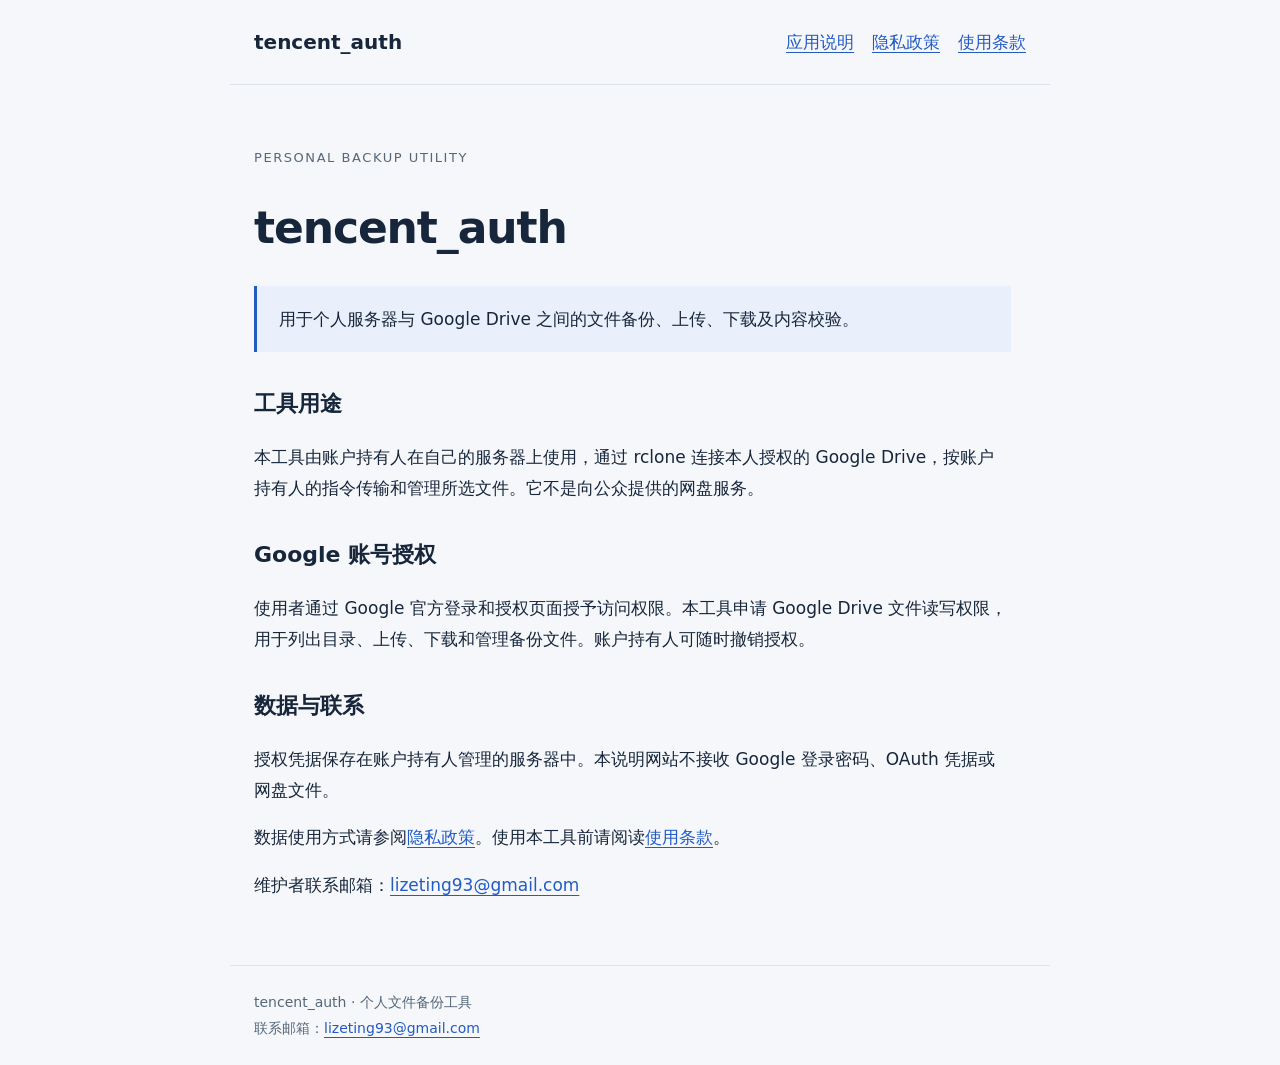
<file: index.html>
<!doctype html><html lang="zh-CN"><head><meta charset="utf-8"><meta name="viewport" content="width=device-width,initial-scale=1"><meta name="description" content="tencent_auth 个人 Google Drive 备份工具的应用说明、隐私政策与使用条款。"><title>tencent_auth · 个人网盘备份工具</title><link rel="stylesheet" href="/style.css"></head><body><header><strong>tencent_auth</strong><nav aria-label="站点导航"><a href="/">应用说明</a><a href="/privacy/">隐私政策</a><a href="/terms/">使用条款</a></nav></header><main><p class="eyebrow">PERSONAL BACKUP UTILITY</p><h1>tencent_auth</h1><p class="note">用于个人服务器与 Google Drive 之间的文件备份、上传、下载及内容校验。</p><h2>工具用途</h2><p>本工具由账户持有人在自己的服务器上使用，通过 rclone 连接本人授权的 Google Drive，按账户持有人的指令传输和管理所选文件。它不是向公众提供的网盘服务。</p><h2>Google 账号授权</h2><p>使用者通过 Google 官方登录和授权页面授予访问权限。本工具申请 Google Drive 文件读写权限，用于列出目录、上传、下载和管理备份文件。账户持有人可随时撤销授权。</p><h2>数据与联系</h2><p>授权凭据保存在账户持有人管理的服务器中。本说明网站不接收 Google 登录密码、OAuth 凭据或网盘文件。</p><p>数据使用方式请参阅<a href="/privacy/">隐私政策</a>。使用本工具前请阅读<a href="/terms/">使用条款</a>。</p><p>维护者联系邮箱：<a href="mailto:lizeting93@gmail.com">lizeting93@gmail.com</a></p></main><footer>tencent_auth · 个人文件备份工具<br>联系邮箱：<a href="mailto:lizeting93@gmail.com">lizeting93@gmail.com</a></footer></body></html>
</file>
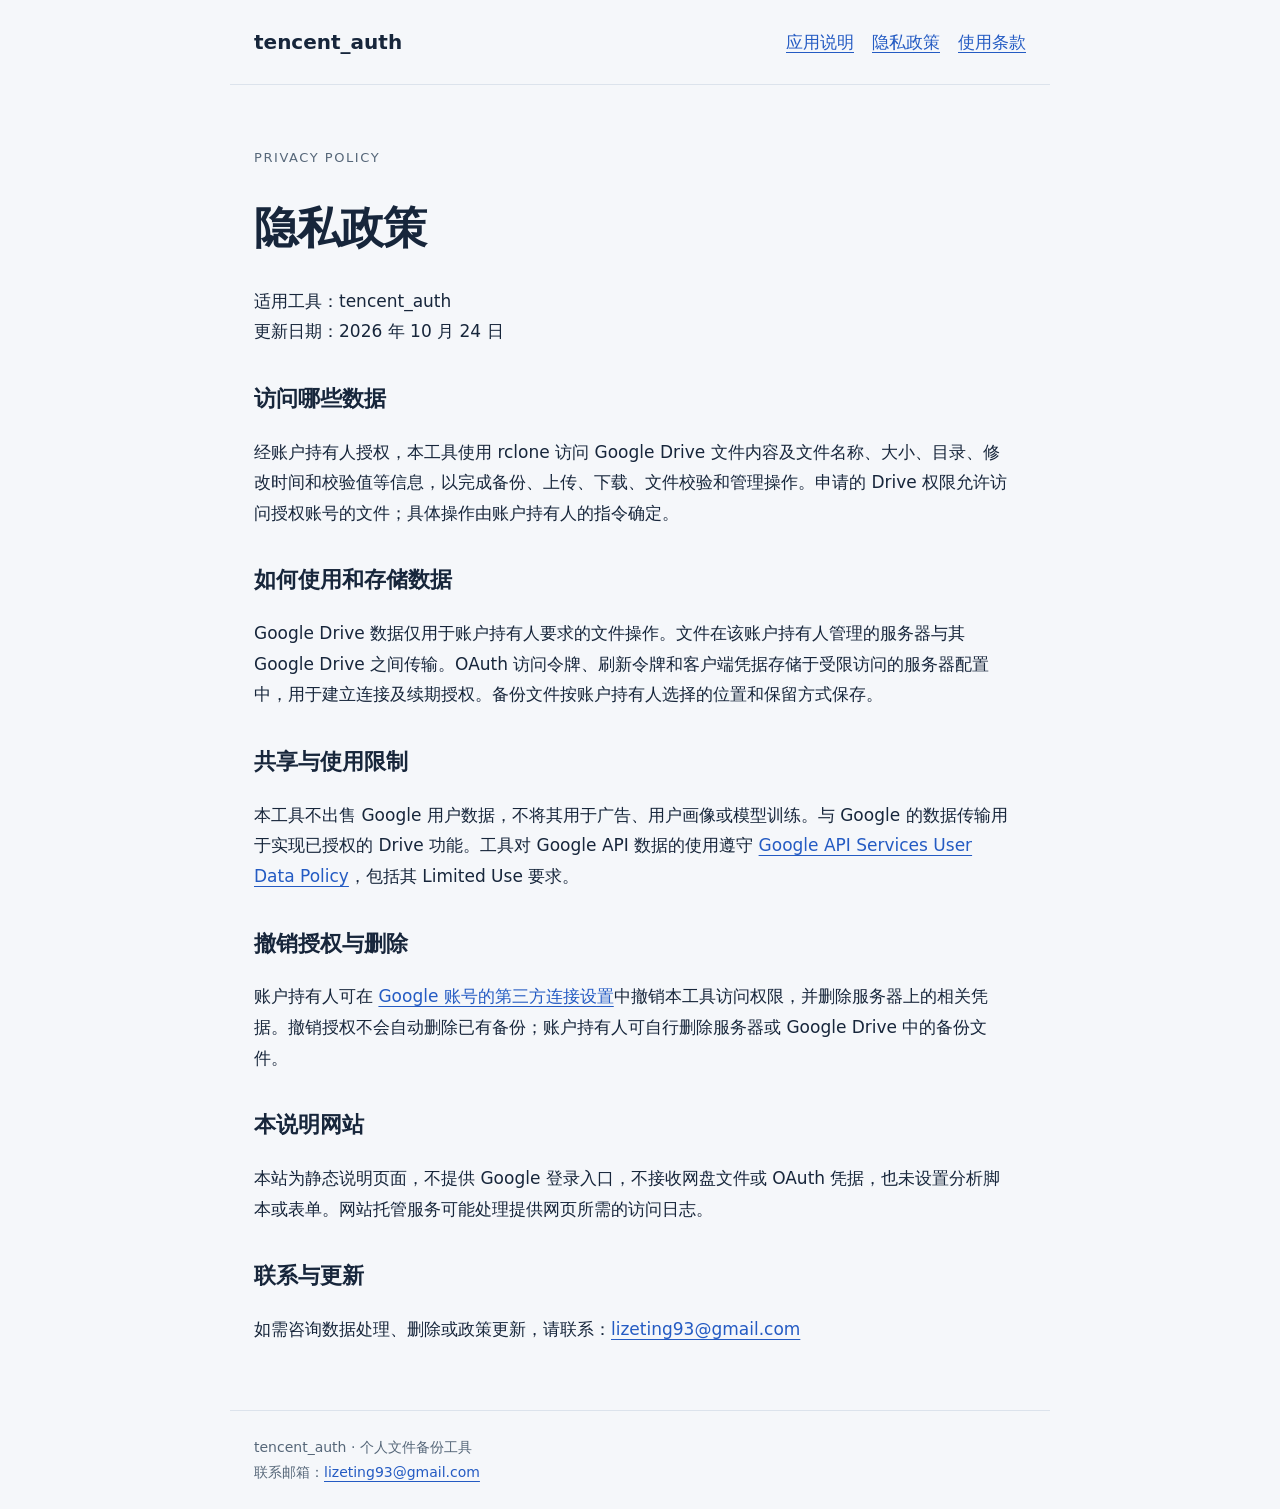
<file: privacy/index.html>
<!doctype html><html lang="zh-CN"><head><meta charset="utf-8"><meta name="viewport" content="width=device-width,initial-scale=1"><meta name="description" content="tencent_auth 个人 Google Drive 备份工具的应用说明、隐私政策与使用条款。"><title>隐私政策 · tencent_auth</title><link rel="stylesheet" href="/style.css"></head><body><header><strong>tencent_auth</strong><nav aria-label="站点导航"><a href="/">应用说明</a><a href="/privacy/">隐私政策</a><a href="/terms/">使用条款</a></nav></header><main><p class="eyebrow">PRIVACY POLICY</p><h1>隐私政策</h1><p>适用工具：tencent_auth<br>更新日期：2026 年 10 月 24 日</p><h2>访问哪些数据</h2><p>经账户持有人授权，本工具使用 rclone 访问 Google Drive 文件内容及文件名称、大小、目录、修改时间和校验值等信息，以完成备份、上传、下载、文件校验和管理操作。申请的 Drive 权限允许访问授权账号的文件；具体操作由账户持有人的指令确定。</p><h2>如何使用和存储数据</h2><p>Google Drive 数据仅用于账户持有人要求的文件操作。文件在该账户持有人管理的服务器与其 Google Drive 之间传输。OAuth 访问令牌、刷新令牌和客户端凭据存储于受限访问的服务器配置中，用于建立连接及续期授权。备份文件按账户持有人选择的位置和保留方式保存。</p><h2>共享与使用限制</h2><p>本工具不出售 Google 用户数据，不将其用于广告、用户画像或模型训练。与 Google 的数据传输用于实现已授权的 Drive 功能。工具对 Google API 数据的使用遵守 <a href="https://developers.google.com/terms/api-services-user-data-policy" rel="noopener">Google API Services User Data Policy</a>，包括其 Limited Use 要求。</p><h2>撤销授权与删除</h2><p>账户持有人可在 <a href="https://myaccount.google.com/permissions" rel="noopener">Google 账号的第三方连接设置</a>中撤销本工具访问权限，并删除服务器上的相关凭据。撤销授权不会自动删除已有备份；账户持有人可自行删除服务器或 Google Drive 中的备份文件。</p><h2>本说明网站</h2><p>本站为静态说明页面，不提供 Google 登录入口，不接收网盘文件或 OAuth 凭据，也未设置分析脚本或表单。网站托管服务可能处理提供网页所需的访问日志。</p><h2>联系与更新</h2><p>如需咨询数据处理、删除或政策更新，请联系：<a href="mailto:lizeting93@gmail.com">lizeting93@gmail.com</a></p></main><footer>tencent_auth · 个人文件备份工具<br>联系邮箱：<a href="mailto:lizeting93@gmail.com">lizeting93@gmail.com</a></footer></body></html>
</file>
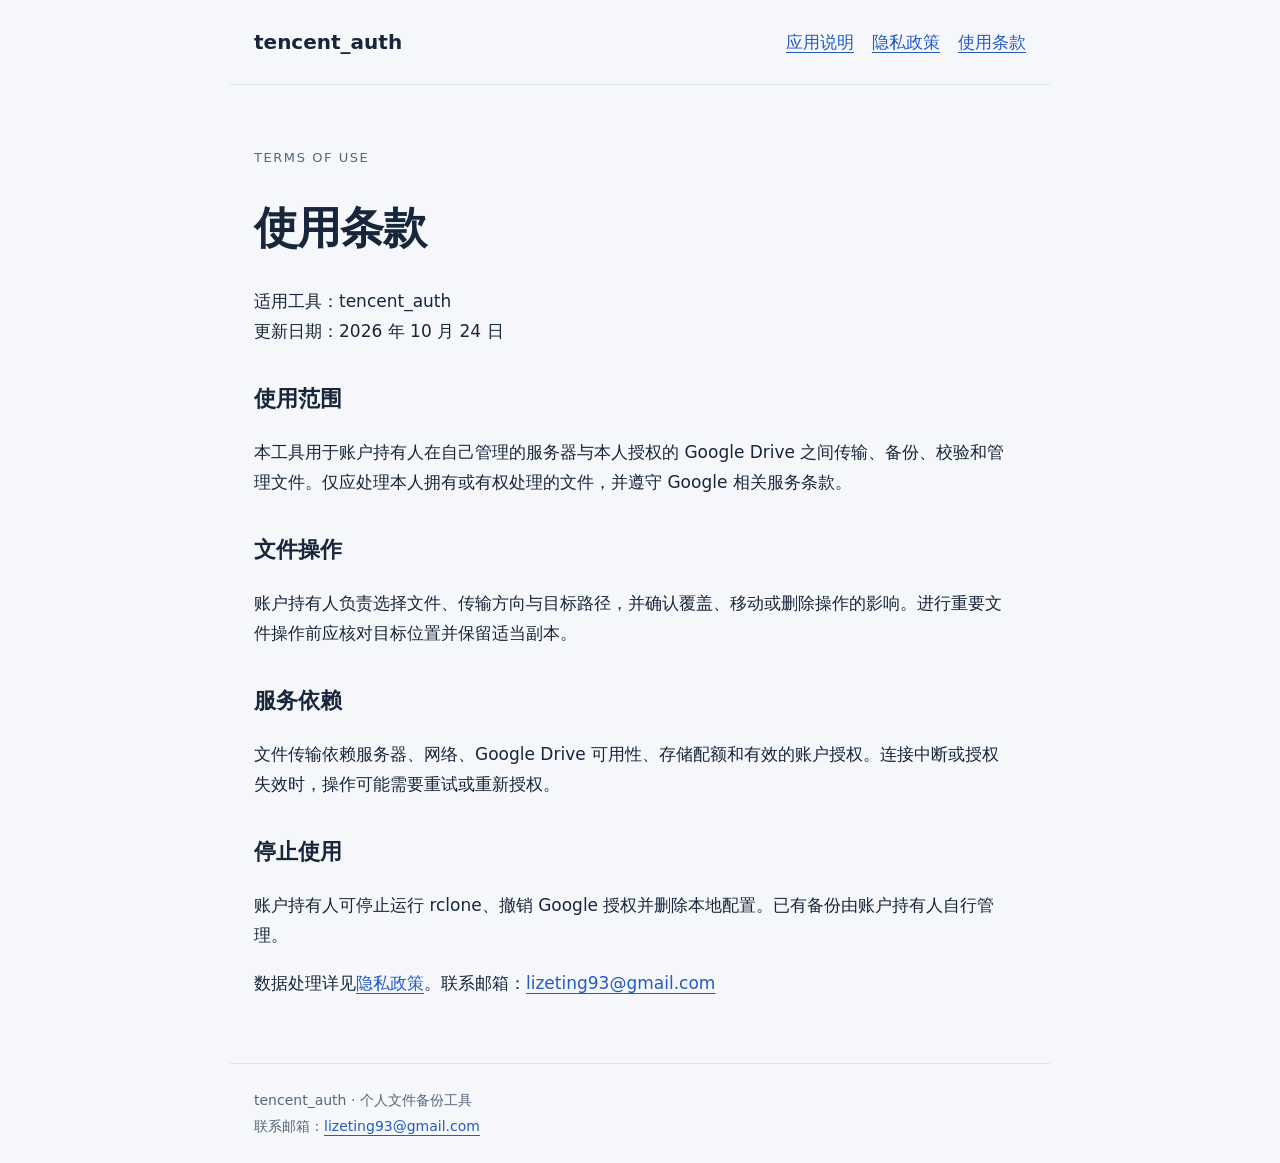
<file: terms/index.html>
<!doctype html><html lang="zh-CN"><head><meta charset="utf-8"><meta name="viewport" content="width=device-width,initial-scale=1"><meta name="description" content="tencent_auth 个人 Google Drive 备份工具的应用说明、隐私政策与使用条款。"><title>使用条款 · tencent_auth</title><link rel="stylesheet" href="/style.css"></head><body><header><strong>tencent_auth</strong><nav aria-label="站点导航"><a href="/">应用说明</a><a href="/privacy/">隐私政策</a><a href="/terms/">使用条款</a></nav></header><main><p class="eyebrow">TERMS OF USE</p><h1>使用条款</h1><p>适用工具：tencent_auth<br>更新日期：2026 年 10 月 24 日</p><h2>使用范围</h2><p>本工具用于账户持有人在自己管理的服务器与本人授权的 Google Drive 之间传输、备份、校验和管理文件。仅应处理本人拥有或有权处理的文件，并遵守 Google 相关服务条款。</p><h2>文件操作</h2><p>账户持有人负责选择文件、传输方向与目标路径，并确认覆盖、移动或删除操作的影响。进行重要文件操作前应核对目标位置并保留适当副本。</p><h2>服务依赖</h2><p>文件传输依赖服务器、网络、Google Drive 可用性、存储配额和有效的账户授权。连接中断或授权失效时，操作可能需要重试或重新授权。</p><h2>停止使用</h2><p>账户持有人可停止运行 rclone、撤销 Google 授权并删除本地配置。已有备份由账户持有人自行管理。</p><p>数据处理详见<a href="/privacy/">隐私政策</a>。联系邮箱：<a href="mailto:lizeting93@gmail.com">lizeting93@gmail.com</a></p></main><footer>tencent_auth · 个人文件备份工具<br>联系邮箱：<a href="mailto:lizeting93@gmail.com">lizeting93@gmail.com</a></footer></body></html>
</file>
<file: style.css>
*{box-sizing:border-box}body{margin:0;background:#f5f7fa;color:#17263b;font:17px/1.8 system-ui,-apple-system,"Segoe UI",sans-serif}header,main,footer{max-width:820px;margin:auto;padding:24px}header{display:flex;align-items:center;justify-content:space-between;gap:20px;border-bottom:1px solid #dce3ec}header strong{font-size:20px}nav{display:flex;gap:18px;flex-wrap:wrap}a{color:#245bc3;text-underline-offset:4px}main{padding-top:48px;padding-bottom:48px}h1{font-size:clamp(30px,5vw,44px);line-height:1.3;letter-spacing:-.025em}h2{font-size:22px;margin-top:32px}p,li{max-width:70ch}.eyebrow{font-size:13px;letter-spacing:.12em;color:#566779}.note{padding:18px 22px;border-left:3px solid #245bc3;background:#eaf0fb}footer{font-size:14px;color:#566779;border-top:1px solid #dce3ec}@media(max-width:600px){header{align-items:flex-start;flex-direction:column}header,main,footer{padding-left:20px;padding-right:20px}}
</file>
